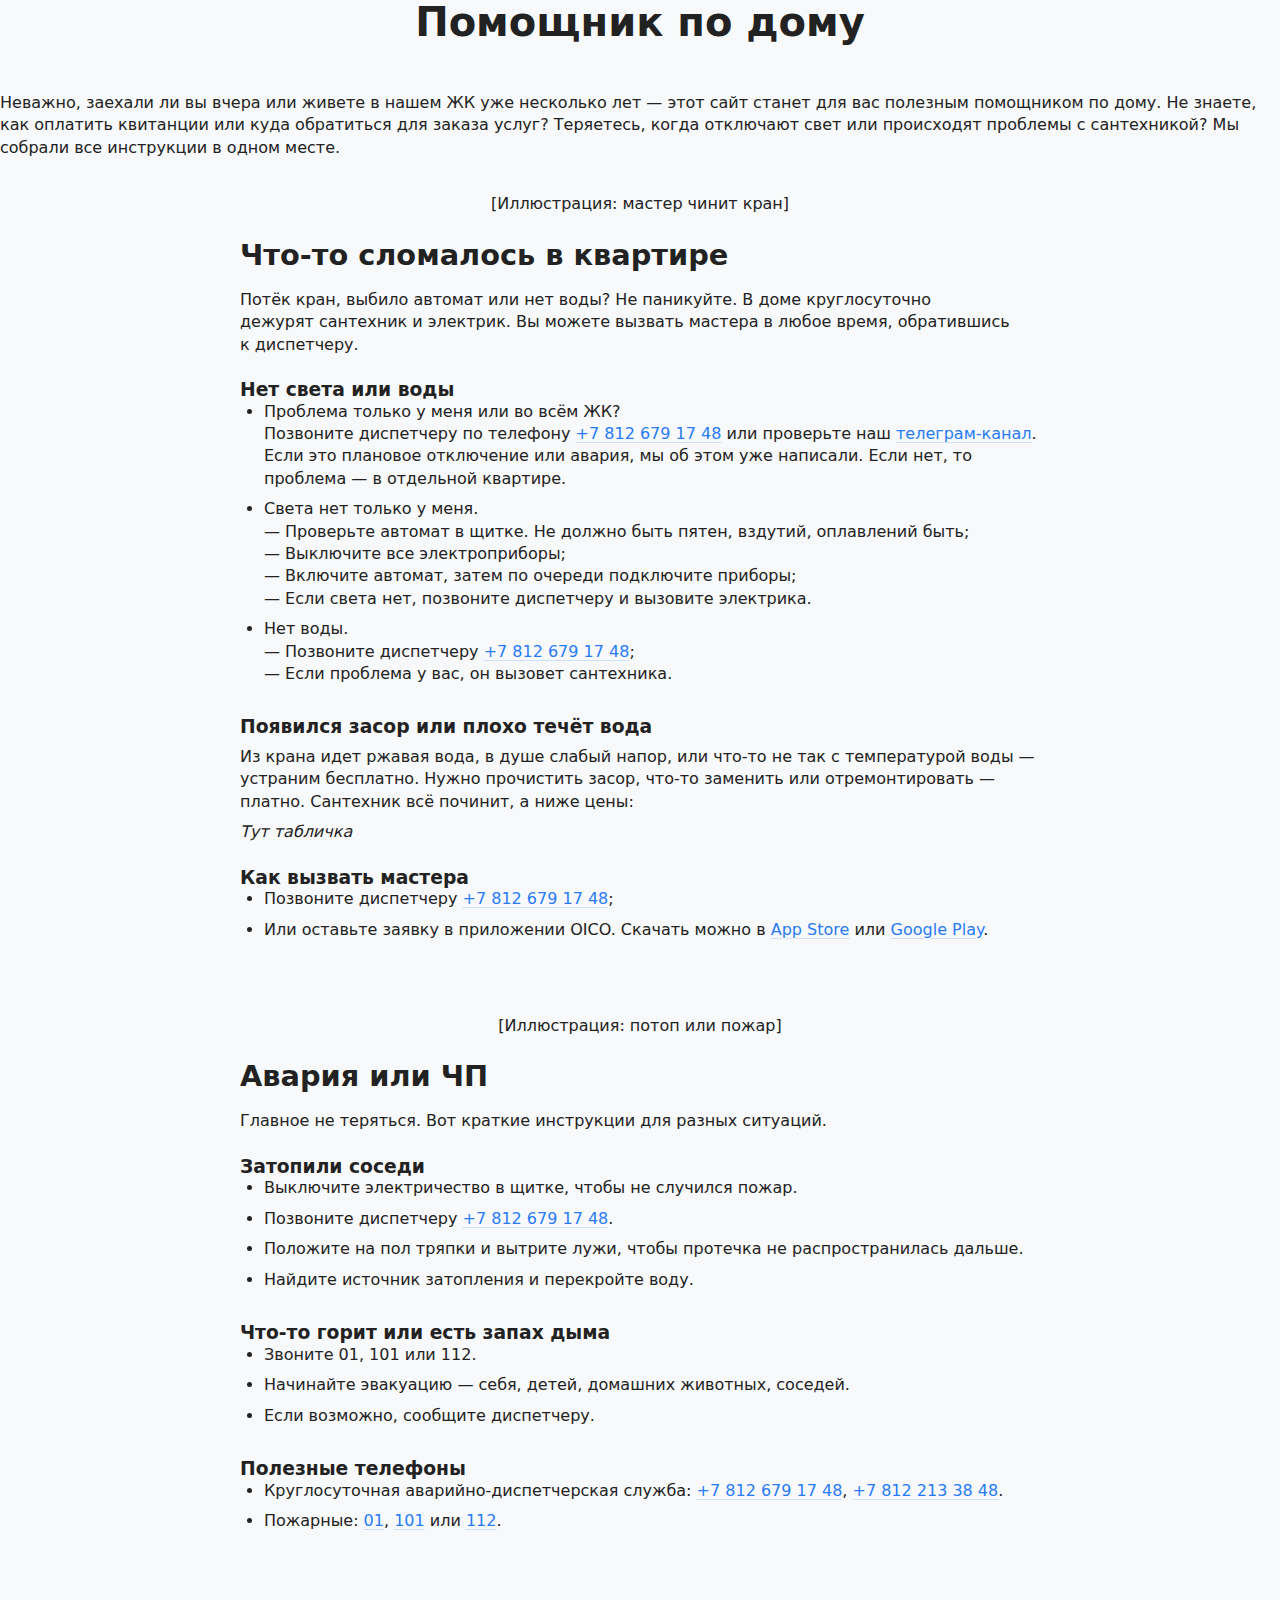
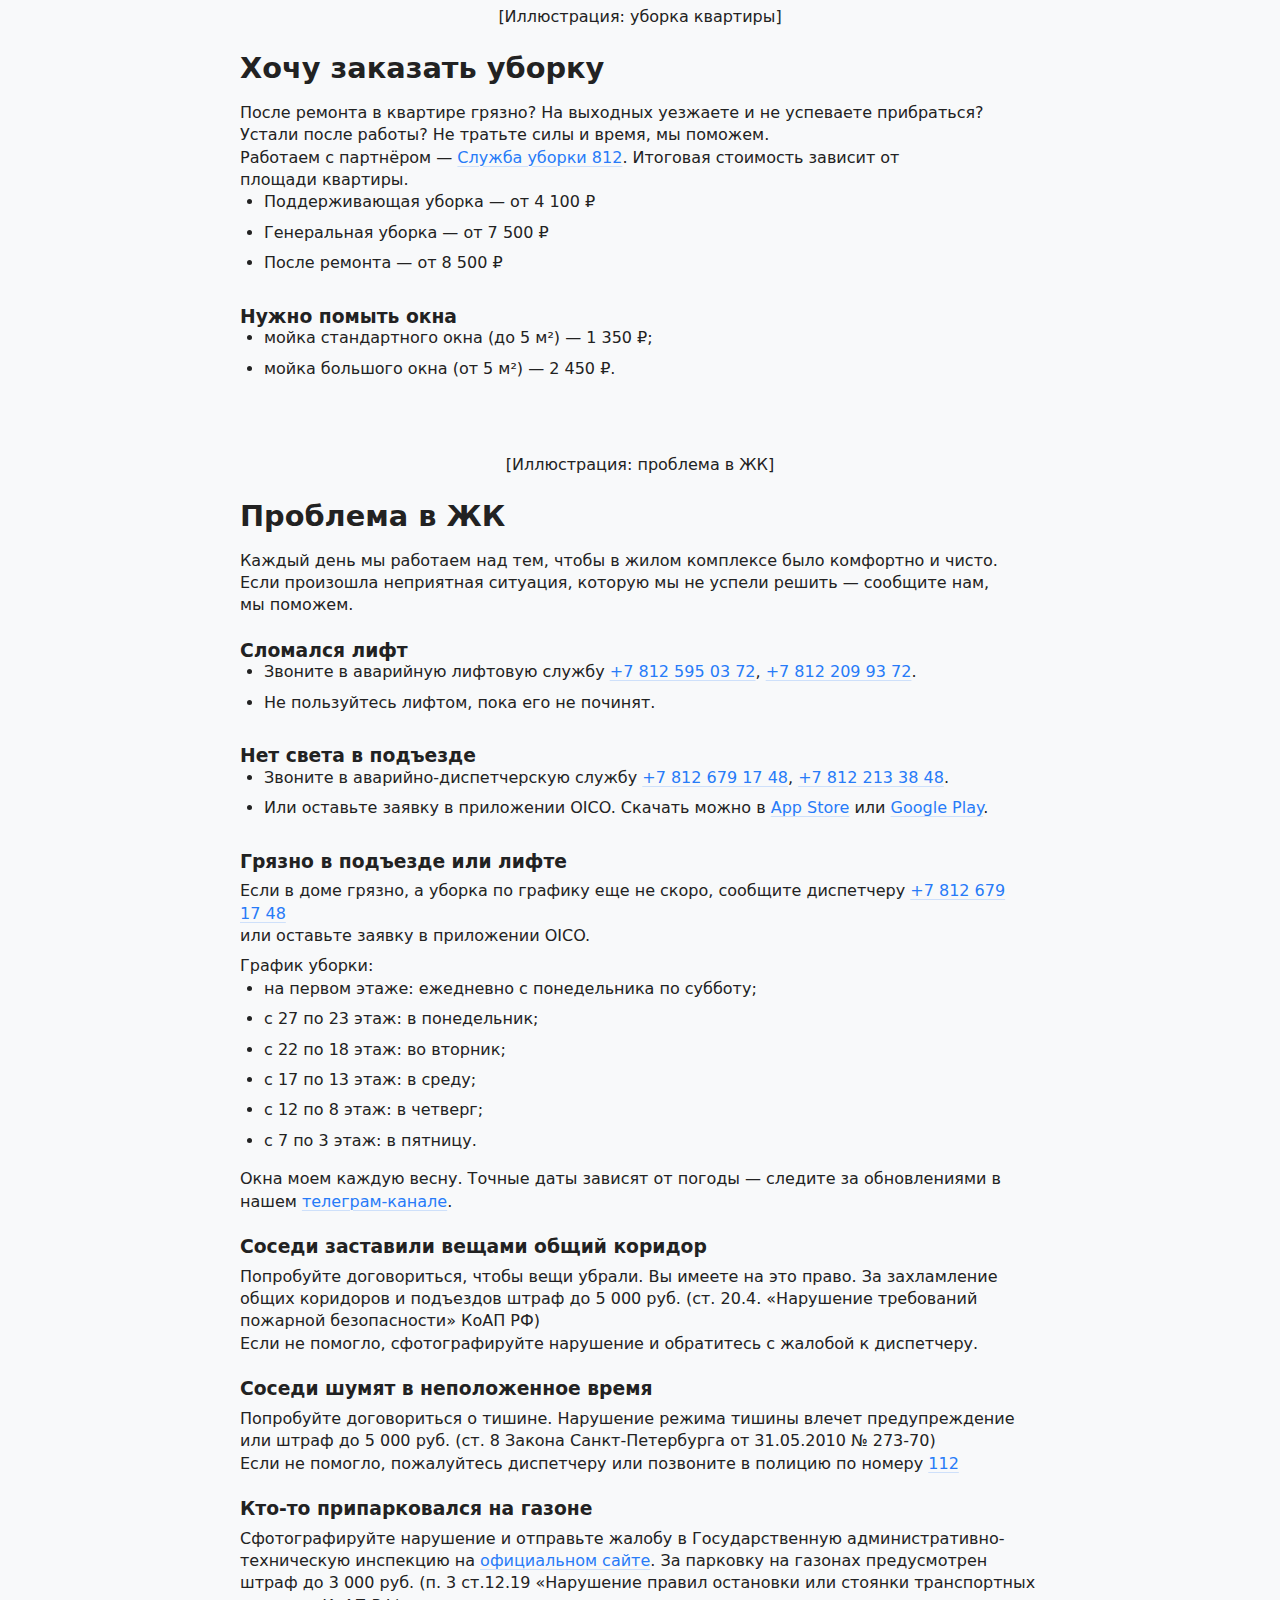
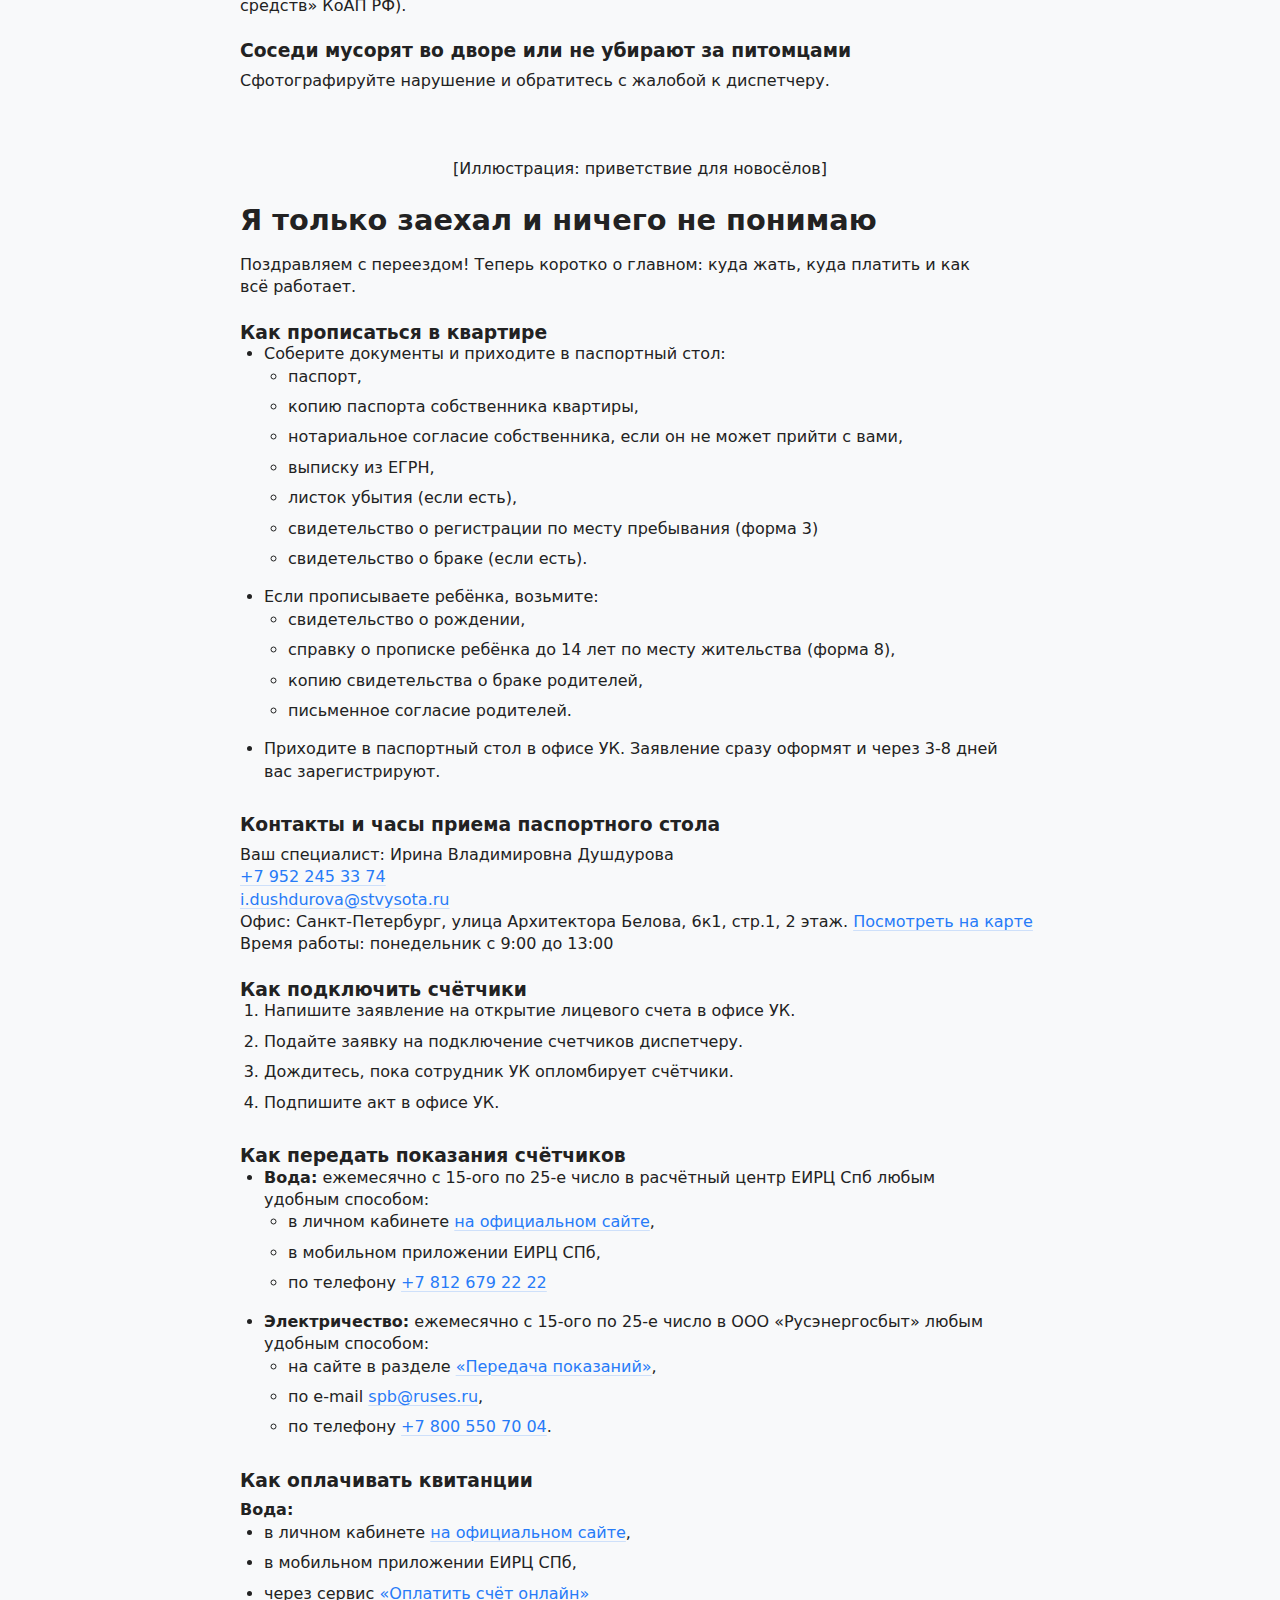
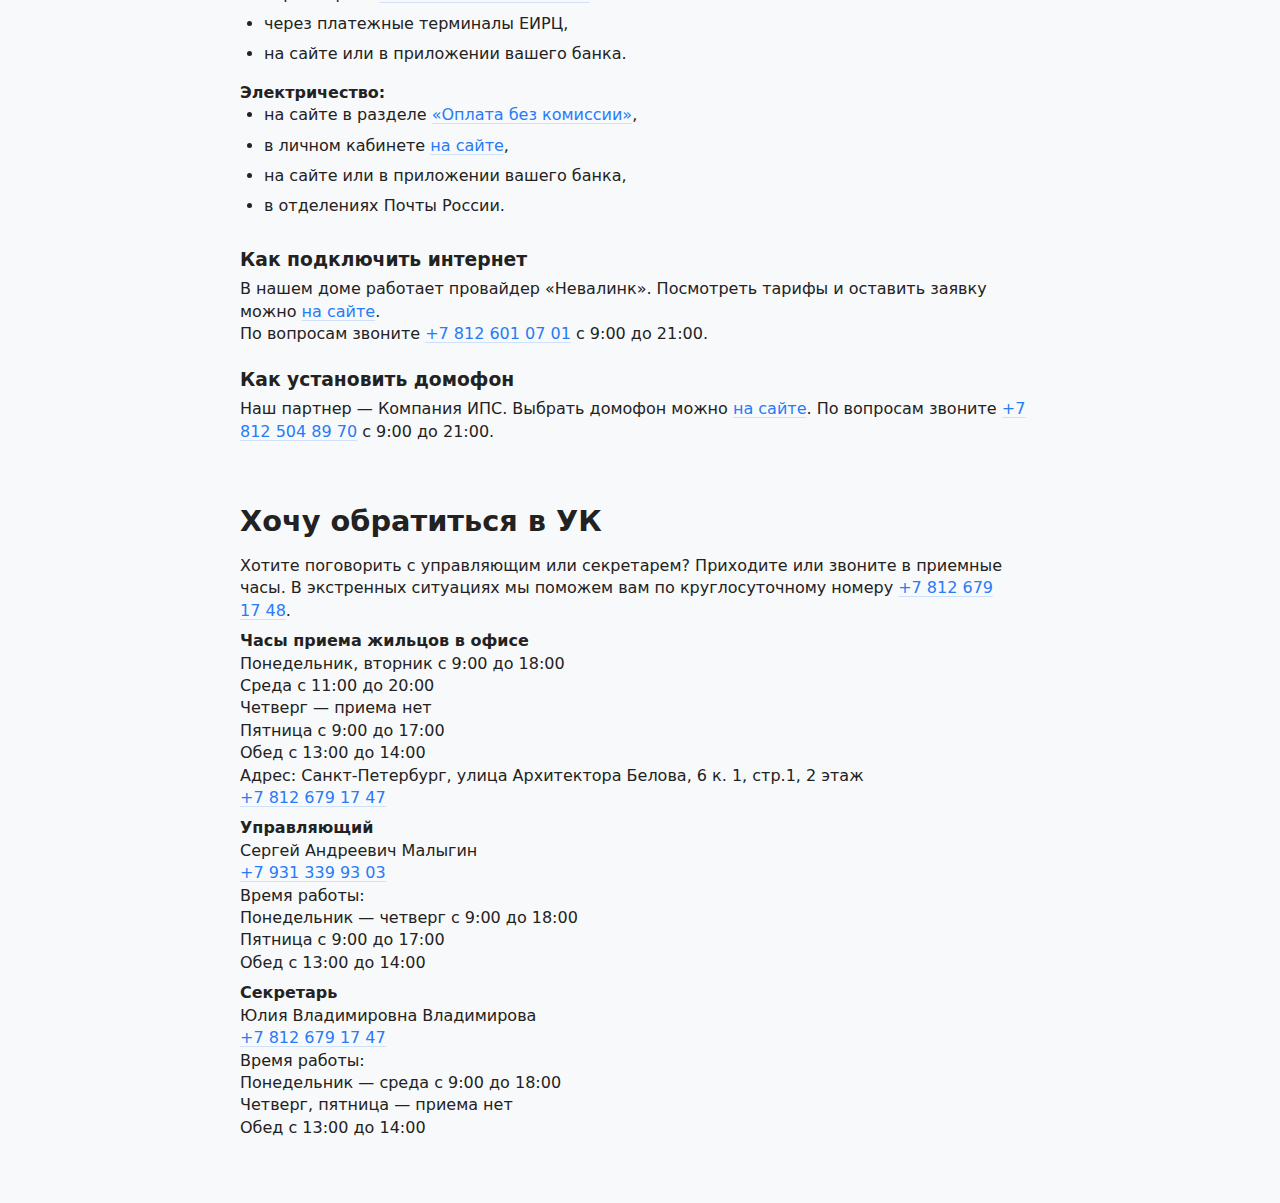
<file: index.html>
<!DOCTYPE html>
<html lang="ru">
<head>
  <meta charset="UTF-8">
  <meta name="viewport" content="width=device-width, initial-scale=1.0">
  <title>Помощник по дому</title>
  <link rel="stylesheet" type="text/css" href="static/style.css">
</head>
<body>
  <header>
    <h1>Помощник по дому</h1>
    <p>Неважно, заехали ли вы вчера или живете в нашем ЖК уже несколько лет — этот сайт станет для вас полезным помощником по дому. 
    Не знаете, как оплатить квитанции или куда обратиться для заказа услуг? Теряетесь, когда отключают свет или происходят проблемы с сантехникой? Мы собрали все инструкции в одном месте.
</p>
  </header>
  <main>
    <section>
      <div class="illustration">[Иллюстрация: мастер чинит кран]</div>
      <h2>Что-то сломалось в квартире</h2>
      <p>Потёк кран, выбило автомат или нет воды? Не паникуйте. В доме круглосуточно дежурят сантехник и электрик. Вы можете вызвать мастера в любое время, обратившись к диспетчеру. 
      </p>
      <h3>Нет света или воды</h3>
      <ul>
        <li>Проблема только у меня или во всём ЖК? <br>
          Позвоните диспетчеру по телефону <a href="tel:+78126791748">+7 812 679 17 48</a> или проверьте наш <a href="https://t.me/s/pargolovo6">телеграм-канал</a>. Если это плановое отключение или авария, мы об этом уже написали. Если нет, то проблема — в отдельной квартире.</li>
        <li>Света нет только у меня. <br> 
        — Проверьте автомат в щитке. Не должно быть пятен, вздутий, оплавлений быть; <br> 
        — Выключите все электроприборы; <br> 
        — Включите автомат, затем по очереди подключите приборы; <br> 
        — Если света нет, позвоните диспетчеру и вызовите электрика.</li>
        <li>Нет воды. <br> 
        — Позвоните диспетчеру <a href="tel:+78126791748">+7 812 679 17 48</a>; <br>
        — Если проблема у вас, он вызовет сантехника.</li>
      </ul>
      <h3>Появился засор или плохо течёт вода</h3>
      <p>Из крана идет ржавая вода, в душе слабый напор, или что-то не так с температурой воды — устраним бесплатно.
      Нужно прочистить засор, что-то заменить или отремонтировать — платно. Сантехник всё починит, а ниже цены:
      </p>
      <p><i>Тут табличка</i></p>
      <h3>Как вызвать мастера</h3>
      <ul>
        <li>Позвоните диспетчеру <a href="tel:+78126791748">+7 812 679 17 48</a>;</li>
        <li>Или оставьте заявку в приложении OICO. Скачать можно в <a href="https://apps.apple.com/ru/app/oico/id1460224618">App Store</a> или <a href="https://play.google.com/store/apps/details?id=ru.ds24.oico&hl=ru">Google Play</a>.</li>
      </ul>
    </section>

    <section>
      <div class="illustration">[Иллюстрация: потоп или пожар]</div>
      <h2>Авария или ЧП</h2>
      <p>Главное не теряться. Вот краткие инструкции для разных ситуаций.</p>
      <h3>Затопили соседи</h3>
      <ul>
        <li>Выключите электричество в щитке, чтобы не случился пожар.</li>
        <li>Позвоните диспетчеру <a href="tel:+78126791748">+7 812 679 17 48</a>.</li>
        <li>Положите на пол тряпки и вытрите лужи, чтобы протечка не распространилась дальше.</li>
        <li>Найдите источник затопления и перекройте воду.</li>
      </ul>
      <h3>Что-то горит или есть запах дыма</h3>
      <ul>
        <li>Звоните 01, 101 или 112.</li>
        <li>Начинайте эвакуацию — себя, детей, домашних животных, соседей.</li>
        <li>Если возможно, сообщите диспетчеру.</li>
      </ul>
      <h3>Полезные телефоны</h3>
      <ul>
        <li>Круглосуточная аварийно-диспетчерская служба: <a href="tel:+78126791748">+7 812 679 17 48</a>, <a href="tel:+78122133848">+7 812 213 38 48</a>.</li>
        <li>Пожарные: <a href="tel:01">01</a>, <a href="tel:101">101</a> или <a href="tel:112">112</a>.</li>
      </ul>
    </section>

    <section>
      <div class="illustration">[Иллюстрация: уборка квартиры]</div>
      <h2>Хочу заказать уборку</h2>
      <p>После ремонта в квартире грязно? На выходных уезжаете и не успеваете прибраться? Устали после работы?
      Не тратьте силы и время, мы поможем. <br>
      Работаем с партнёром — <a href="https://uborka-812.ru/">Служба уборки 812</a>. Итоговая стоимость зависит от площади квартиры.</p>
      <ul>
        <li>Поддерживающая уборка — от 4 100 ₽</li>
        <li>Генеральная уборка — от 7 500 ₽</li>
        <li>После ремонта — от 8 500 ₽</li>
      </ul>
      <h3>Нужно помыть окна</h3>
      <ul>
        <li>мойка стандартного окна (до 5 м²) — 1 350 ₽;</li>
        <li>мойка большого окна (от 5 м²) — 2 450 ₽.</li>
      </ul>
    </section>

    <section>
      <div class="illustration">[Иллюстрация: проблема в ЖК]
      </div>
      <h2>Проблема в ЖК</h2>
      <p>Каждый день мы работаем над тем, чтобы в жилом комплексе было комфортно и чисто. Если произошла неприятная ситуация, которую мы не успели решить — сообщите нам, мы поможем.</p>
      <h3>Сломался лифт</h3>
      <ul>
        <li>Звоните в аварийную лифтовую службу <a href="tel:+78125950372">+7 812 595 03 72</a>, <a href="tel:+78122099372">+7 812 209 93 72</a>.</li>
        <li>Не пользуйтесь лифтом, пока его не починят.</li>
      </ul>
      <h3>Нет света в подъезде</h3>
      <ul>
        <li>Звоните в аварийно-диспетчерскую службу <a href="tel:+78126791748">+7 812 679 17 48</a>, <a href="tel:+78122133848">+7 812 213 38 48</a>.</li>
        <li>Или оставьте заявку в приложении OICO. Скачать можно в <a href="https://apps.apple.com/ru/app/oico/id1460224618">App Store</a> или <a href="https://play.google.com/store/apps/details?id=ru.ds24.oico&hl=ru">Google Play</a>.</li>
      </ul>
      <h3>Грязно в подъезде или лифте</h3>
      <p>Если в доме грязно, а уборка по графику еще не скоро, сообщите диспетчеру <a href="tel:+78126791748">+7 812 679 17 48</a> <br> или оставьте заявку в приложении OICO.</p>
      <p>График уборки:</p>
      <ul>
        <li>на первом этаже: ежедневно с понедельника по субботу;</li>
        <li>с 27 по 23 этаж: в понедельник;</li>
        <li>с 22 по 18 этаж: во вторник;</li>
        <li>с 17 по 13 этаж: в среду;</li>
        <li>с 12 по 8 этаж: в четверг;</li>
        <li>с 7 по 3 этаж: в пятницу.</li>
      </ul>
      <p>Окна моем каждую весну. Точные даты зависят от погоды — следите за обновлениями в нашем <a href="https://t.me/s/pargolovo6">телеграм-канале</a>.</p>

      <h3>Cоседи заставили вещами общий коридор</h3>
      <p>Попробуйте договориться, чтобы вещи убрали. Вы имеете на это право. За захламление общих коридоров и подъездов штраф до 5 000 руб. (ст. 20.4. «Нарушение требований пожарной безопасности» КоАП РФ) <br>
      Если не помогло, сфотографируйте нарушение и обратитесь с жалобой к диспетчеру.</p>

      <h3>Соседи шумят в неположенное время</h3>
      <p>Попробуйте договориться о тишине. Нарушение режима тишины влечет предупреждение или штраф до 5 000 руб. (ст. 8 Закона Санкт-Петербурга от 31.05.2010 № 273-70) <br>
      Если не помогло, пожалуйтесь диспетчеру или позвоните в полицию по номеру <a href="tel:112">112</a></p>

      <h3>Кто-то припарковался на газоне</h3>
      <p>Сфотографируйте нарушение и отправьте жалобу в Государственную административно-техническую инспекцию
      на <a href="https://xc.gati-online.ru/ch/park_check.php">официальном сайте</a>. За парковку на газонах предусмотрен штраф до 3 000 руб. (п. 3 ст.12.19 «Нарушение правил остановки или стоянки транспортных средств» КоАП РФ).</p>

      <h3>Cоседи мусорят во дворе или не убирают за питомцами</h3>
      <p>Сфотографируйте нарушение и обратитесь с жалобой к диспетчеру.</p>
    </section>
      
    <section>
      <div class="illustration">[Иллюстрация: приветствие для новосёлов]</div>
      <h2>Я только заехал и ничего не понимаю</h2>
      <p>Поздравляем с переездом! Теперь коротко о главном: куда жать, куда платить и как всё работает.</p>
      <h3>Как прописаться в квартире</h3>
      <ul>
        <li>Соберите документы и приходите в паспортный стол:</li>
        <ul>
          <li>паспорт,</li>
          <li>копию паспорта собственника квартиры,</li>
          <li>нотариальное согласие собственника, если он не может прийти с вами,</li>
          <li>выписку из ЕГРН,</li>
          <li>листок убытия (если есть),</li>
          <li>свидетельство о регистрации по месту пребывания (форма 3)</li>
          <li>свидетельство о браке (если есть).</li>
        </ul>
        <li>Если прописываете ребёнка, возьмите:</li>
        <ul>
          <li>свидетельство о рождении,</li>
          <li>справку о прописке ребёнка до 14 лет по месту жительства (форма 8),</li>
          <li>копию свидетельства о браке родителей,</li>
          <li>письменное согласие родителей.</li>
        </ul>
        <li>Приходите в паспортный стол в офисе УК. Заявление сразу оформят и через 3-8 дней вас зарегистрируют.</li>
      </ul>

      <h3>Контакты и часы приема паспортного стола</h3>
      <p>Ваш специалист: Ирина Владимировна Душдурова <br>
        <a href="+79522453374">+7 952 245 33 74</a> <br>
        <a href="mailto:i.dushdurova@stvysota.ru">i.dushdurova@stvysota.ru</a> <br>
        Офис: Санкт-Петербург, улица Архитектора Белова, 6к1, стр.1, 2 этаж. <a href="https://yandex.ru/maps/-/CHCzMYnj">Посмотреть на карте</a> <br>
        Время работы: понедельник с 9:00 до 13:00</p>
      <h3>Как подключить счётчики</h3>
      <ol>
        <li>Напишите заявление на открытие лицевого счета в офисе УК.</li>
        <li>Подайте заявку на подключение счетчиков диспетчеру.</li>
        <li>Дождитесь, пока сотрудник УК опломбирует счётчики.</li>
        <li>Подпишите акт в офисе УК.</li>
      </ol>
      <h3>Как передать показания счётчиков</h3>
      <ul>
        <li><strong>Вода:</strong> ежемесячно с 15-ого по 25-е число в расчётный центр ЕИРЦ Спб любым удобным способом:</li>
        <ul>
          <li>в личном кабинете <a href="https://www.eirc.spb.ru">на официальном сайте</a>,</li>
          <li>в мобильном приложении ЕИРЦ СПб,</li>
          <li>по телефону <a href="tel:+78126792222">+7 812 679 22 22</a></li>
        </ul>
        <li><strong>Электричество:</strong> ежемесячно с 15-ого по 25-е число в ООО «Русэнергосбыт» любым удобным способом:</li>
        <ul>
          <li>на сайте в разделе <a href="https://ruses.ru/ru/payment/set_result/">«Передача показаний»</a>,</li>
          <li>по e-mail <a href="mailto:spb@ruses.ru">spb@ruses.ru</a>,</li>
          <li>по телефону <a href="tel:+78005507004">+7 800 550 70 04</a>.</li>
        </ul>
      </ul>

      <h3>Как оплачивать квитанции</h3>
      <p><strong>Вода:</strong></p>
        <ul>
          <li>в личном кабинете <a href="https://www.eirc.spb.ru">на официальном сайте</a>,</li>
          <li>в мобильном приложении ЕИРЦ СПб,</li>
          <li>через сервис <a href="https://eirc.spb.ru/customers/service-online/">«Оплатить счёт онлайн»</a></li>
          <li>через платежные терминалы ЕИРЦ,</li>
          <li>на сайте или в приложении вашего банка.</li>
        </ul>
        <p><strong>Электричество:</strong></p>
        <ul>
          <li>на сайте в разделе <a href="https://ruses.ru/ru/payment/online/">«Оплата без комиссии»</a>,</li>
          <li>в личном кабинете <a href="http://www.ruses.ru">на сайте</a>,</li>
          <li>на сайте или в приложении вашего банка,</li>
          <li>в отделениях Почты России.</li>
        </ul>

      <h3>Как подключить интернет</h3>
      <p>В нашем доме работает провайдер «Невалинк». Посмотреть тарифы и оставить заявку можно <a href="https://www.nevalink.net/">на сайте</a>. <br> По вопросам звоните <a href="tel:+78126010701">+7 812 601 07 01</a> с 9:00 до 21:00.</p>

      <h3>Как установить домофон</h3>
      <p>Наш партнер — Компания ИПС. Выбрать домофон можно <a href="http://ips-spb.ru/katalog/videodomofony.html">на сайте</a>. По вопросам звоните <a href="+78125048970">+7 812 504 89 70</a> с 9:00 до 21:00.</p>
    </section>

    <section>
      <h2>Хочу обратиться в УК</h2>
      <p>Хотите поговорить с управляющим или секретарем? Приходите или звоните в приемные часы. В экстренных ситуациях мы поможем вам по круглосуточному номеру <a href="tel:+78126791748">+7 812 679 17 48</a>.</p>
      <p><strong>Часы приема жильцов в офисе</strong><br>
      Понедельник, вторник с 9:00 до 18:00 <br>
      Среда с 11:00 до 20:00 <br>
      Четверг — приема нет <br>
      Пятница с 9:00 до 17:00 <br>
      Обед с 13:00 до 14:00 <br>
      Адрес: Санкт-Петербург, улица Архитектора Белова, 6 к. 1, стр.1, 2 этаж <br>
      <a href="tel:+78126791747">+7 812 679 17 47</a></p>

      <p><strong>Управляющий</strong> <br>
      Сергей Андреевич Малыгин <br>
      <a href="+79313399303">+7 931 339 93 03</a> <br>
      Время работы: <br>
      Понедельник — четверг с 9:00 до 18:00 <br>
      Пятница с 9:00 до 17:00 <br>
      Обед с 13:00 до 14:00 
      </p>

      <p><strong>Секретарь</strong> <br>
      Юлия Владимировна Владимирова <br>
      <a href="+78126791747">+7 812 679 17 47</a> <br>
      Время работы: <br>
      Понедельник — среда с 9:00 до 18:00 <br>
      Четверг, пятница — приема нет <br>
      Обед с 13:00 до 14:00 
      </p>
    </section>

  </main>
</body>
</html>
</file>
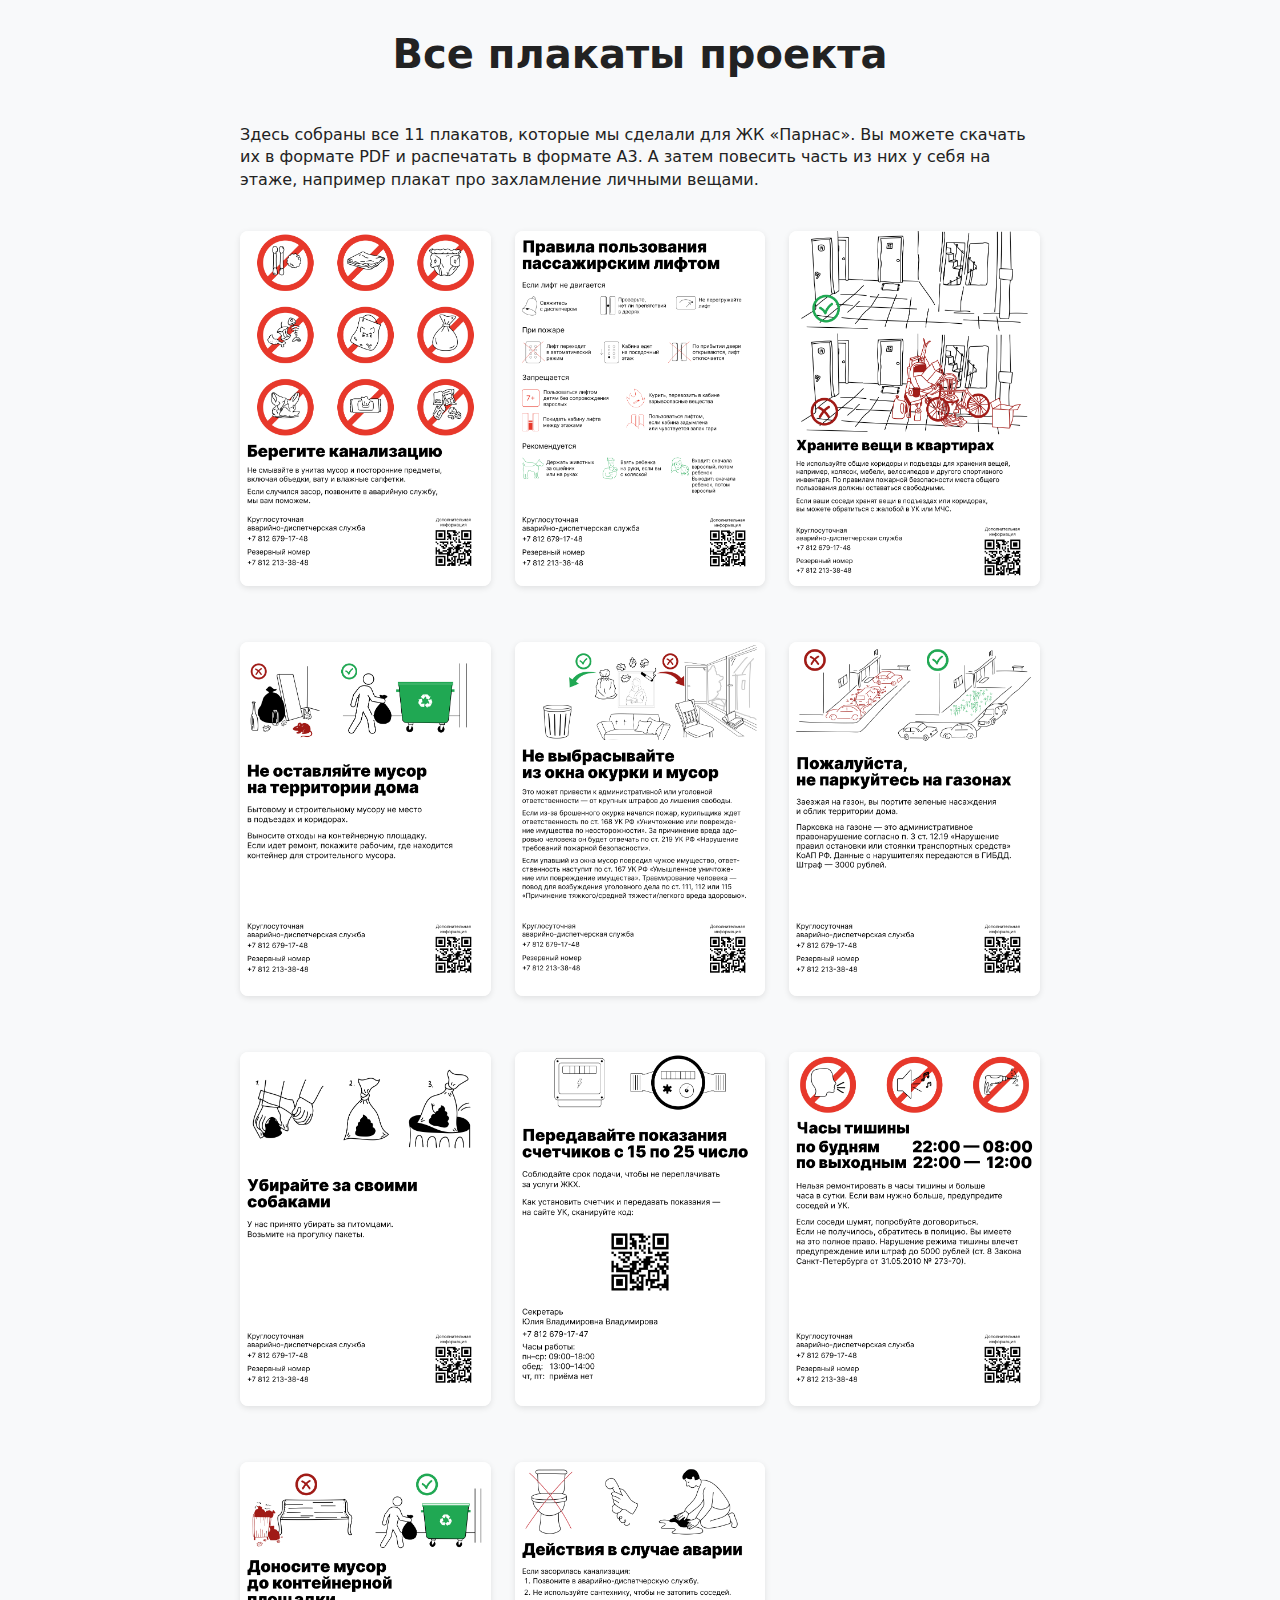
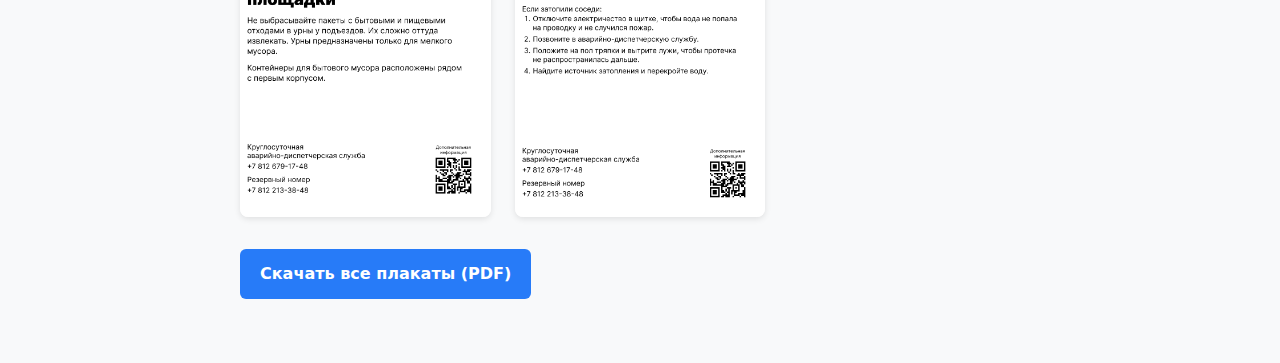
<file: banners.html>
<!DOCTYPE html>
<html lang="en">
<head>
	<meta charset="UTF-8">
	<meta name="viewport" content="width=device-width, initial-scale=1.0">
	<title>Плакаты для парадных</title>
	<link rel="stylesheet" type="text/css" href="static/style.css">
</head>
<body>
	<div class="container">
    	<h1>Все плакаты проекта</h1>
    	<p>Здесь собраны все 11 плакатов, которые мы сделали для ЖК «Парнас». Вы можете скачать их в формате PDF и распечатать в формате А3. А затем повесить часть из них у себя на этаже, например плакат про захламление личными вещами.</p>

    	<div class="poster-grid">
	      	<img src="static/img/банеры/Канализация.png" alt="Плакат 1" />
	      	<img src="static/img/банеры/Лифты.png" alt="Плакат 2" />
	      	<img src="static/img/банеры/Вещи.png" alt="Плакат 3" />
	      	<img src="static/img/банеры/МусорПодъезд.png" alt="Плакат 4" />
	      	<img src="static/img/банеры/МусорОкно.png" alt="Плакат 5" />
	      	<img src="static/img/банеры/Парковка.png" alt="Плакат 6" />
	      	<img src="static/img/банеры/Собаки.png" alt="Плакат 7" />
	      	<img src="static/img/банеры/Счетчики.png" alt="Плакат 8" />
	      	<img src="static/img/банеры/Тишина.png" alt="Плакат 9" />
	      	<img src="static/img/банеры/Урна.png" alt="Плакат 10" />
	      	<img src="static/img/банеры/ЧС.png" alt="Плакат 11" />
    	</div>

    	<a class="download-link" href="https://drive.google.com/drive/folders/1CzgXCxY19vw0_7PpfcDhF3rEcOwKC07I?usp=sharing" target="_blank">Скачать все плакаты (PDF)</a>
  	</div>
</body>
</html>
</file>
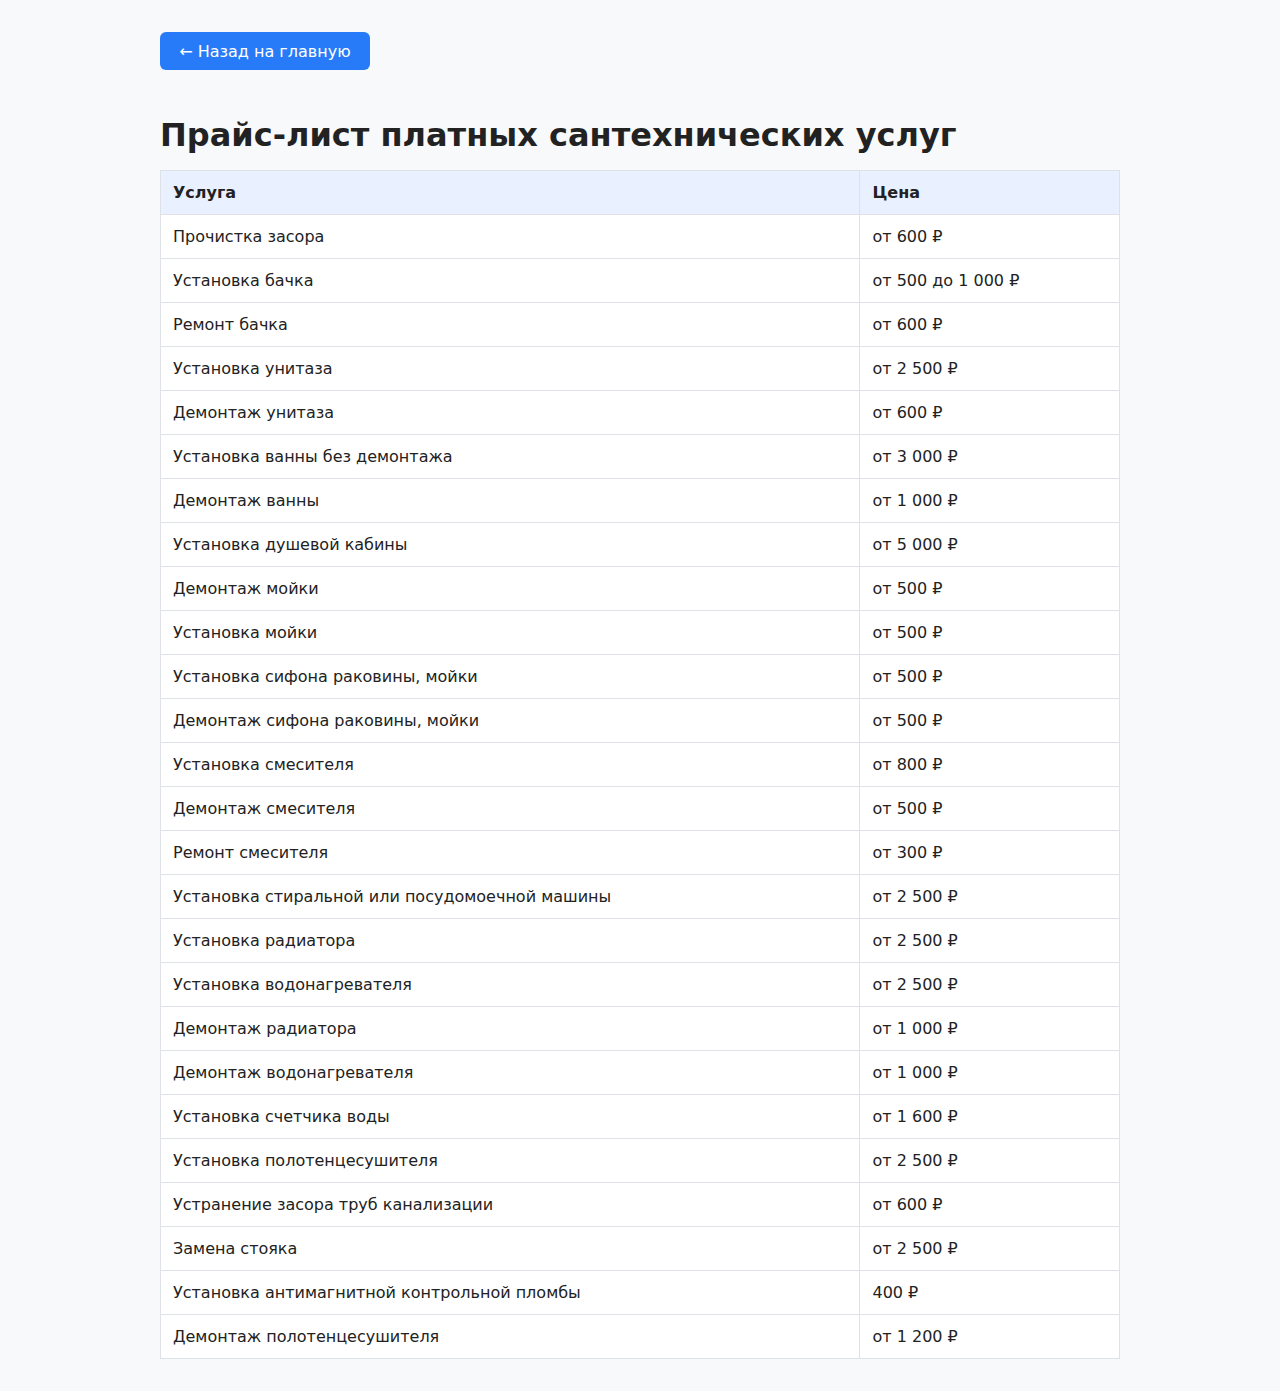
<file: price-list.html>
<!DOCTYPE html>
<html lang="ru">
<head>
  <meta charset="UTF-8">
  <meta name="viewport" content="width=device-width, initial-scale=1.0">
  <title>Прайс-лист услуг</title>
  <style>
    body {
      font-family: system-ui, sans-serif;
      margin: 0;
      padding: 0;
      background-color: #f8f9fa;
      color: #222;
    }
    main {
      max-width: 960px;
      margin: 2rem auto;
      padding: 0 1.5rem;
    }
    a.button {
      display: inline-block;
      background-color: #277BF8;
      color: white;
      padding: 0.6rem 1.2rem;
      text-decoration: none;
      border-radius: 6px;
      margin-bottom: 1.5rem;
    }
    h1 {
      font-size: 2rem;
      margin-bottom: 1rem;
    }
    table {
      width: 100%;
      border-collapse: collapse;
      background: white;
    }
    th, td {
      padding: 0.75rem;
      border: 1px solid #dee2e6;
      text-align: left;
    }
    th {
      background-color: #e9f0ff;
    }
    @media (max-width: 600px) {
      h1 {
        font-size: 1.5rem;
      }
      th, td {
        font-size: 0.9rem;
        padding: 0.5rem;
      }
    }
  </style>
</head>
<body>
  <main>
    <a href="index.html" class="button">← Назад на главную</a>
    <h1>Прайс-лист платных сантехнических услуг</h1>
    <table>
      <thead>
        <tr>
          <th>Услуга</th>
          <th>Цена</th>
        </tr>
      </thead>
      <tbody>
        <tr><td>Прочистка засора</td><td>от 600 ₽</td></tr>
        <tr><td>Установка бачка</td><td>от 500 до 1 000 ₽</td></tr>
        <tr><td>Ремонт бачка</td><td>от 600 ₽</td></tr>
        <tr><td>Установка унитаза</td><td>от 2 500 ₽</td></tr>
        <tr><td>Демонтаж унитаза</td><td>от 600 ₽</td></tr>
        <tr><td>Установка ванны без демонтажа</td><td>от 3 000 ₽</td></tr>
        <tr><td>Демонтаж ванны</td><td>от 1 000 ₽</td></tr>
        <tr><td>Установка душевой кабины</td><td>от 5 000 ₽</td></tr>
        <tr><td>Демонтаж мойки</td><td>от 500 ₽</td></tr>
        <tr><td>Установка мойки</td><td>от 500 ₽</td></tr>
        <tr><td>Установка сифона раковины, мойки</td><td>от 500 ₽</td></tr>
        <tr><td>Демонтаж сифона раковины, мойки</td><td>от 500 ₽</td></tr>
        <tr><td>Установка смесителя</td><td>от 800 ₽</td></tr>
        <tr><td>Демонтаж смесителя</td><td>от 500 ₽</td></tr>
        <tr><td>Ремонт смесителя</td><td>от 300 ₽</td></tr>
        <tr><td>Установка стиральной или посудомоечной машины</td><td>от 2 500 ₽</td></tr>
        <tr><td>Установка радиатора</td><td>от 2 500 ₽</td></tr>
        <tr><td>Установка водонагревателя</td><td>от 2 500 ₽</td></tr>
        <tr><td>Демонтаж радиатора</td><td>от 1 000 ₽</td></tr>
        <tr><td>Демонтаж водонагревателя</td><td>от 1 000 ₽</td></tr>
        <tr><td>Установка счетчика воды</td><td>от 1 600 ₽</td></tr>
        <tr><td>Установка полотенцесушителя</td><td>от 2 500 ₽</td></tr>
        <tr><td>Устранение засора труб канализации</td><td>от 600 ₽</td></tr>
        <tr><td>Замена стояка</td><td>от 2 500 ₽</td></tr>
        <tr><td>Установка антимагнитной контрольной пломбы</td><td>400 ₽</td></tr>
        <tr><td>Демонтаж полотенцесушителя</td><td>от 1 200 ₽</td></tr>
      </tbody>
    </table>
  </main>
</body>
</html>
</file>
<file: static/style.css>
body {
  font-family: system-ui, sans-serif;
  margin: 0;
  padding: 0;
  background-color: #f8f9fa;
  color: #222;
  line-height: 1.6;
}

h1 {
      margin: 0 auto;
      font-size: 2.5rem;
      max-width: 700px;
      line-height: 1.1em;
      margin-bottom: 3rem;
      text-align: center;
}

nav {
      margin-bottom: 3rem;
    }
    .nav-grid {
      display: flex;
      flex-wrap: wrap;
      gap: 0.5rem;
      padding: 0;
      margin: 0;
      list-style: none;
      padding-inline-start: 0px !important;
    }
    .nav-grid li {
      margin: 0;
    }
    .nav-grid a {
      display: inline-block;
      padding: 0.5rem 0.75rem;
      background-color: #e0e7ff;
      border-radius: 6px;
      text-decoration: none;
      color: #277BF8;
      font-size: 0.95rem;
      transition: background-color 0.2s;
      width: 150px;
      text-align: center;
    }
    .nav-grid a:hover {
      background-color: #d0ddff;
    }
    main {
      max-width: 800px;
      margin: 2rem auto;
      padding: 0 1.5rem;
    }
    section {
      margin-bottom: 4rem;
    }
    h2 {
      font-size: 1.8rem;
      margin-bottom: 1.2rem;
      line-height: 1em;
    }
    h3 {
      margin-bottom: 0.5rem;
      line-height: 1.1em;
      margin-top: 1.5rem;
    }
    p, ul {
      margin-top: 0;
      margin-bottom: 1rem;
    }
    p {
      margin-bottom: 0.5rem;
      line-height: 1.4em;
    }
    ul {
      padding-left: 0!important;
      padding-inline-start: 24px!important;
      margin-top: -0.5rem;
      margin-bottom: 0.5rem;
    }
    ol {
      margin-top: -0.5rem;
      padding-inline-start: 24px!important;
    }
    li {
      line-height: 1.4em;
      padding-bottom: 0.5rem;
    }
    a {
      color: #277BF8;
    }
    .phone {
      text-wrap: nowrap;
    }
    .appointment {
      margin-bottom: 2rem;
    }
    .working-hours {
      margin-top: 0.8rem;
    }
.illustration {
  display: flex;
  justify-content: center;
  align-items: center;
}

.illustration img {
  max-width: 100%;
  max-height: 300px;
  width: auto;
  height: auto;
  display: block;
}

@media (min-width: 768px) {
  .illustration img {
    max-width: 75%;
    max-height: 300px;
  }
}


    @media (max-width: 600px) {
      header h1 {
        font-size: 1.8rem;
      }
      header p {
        font-size: 1rem;
      }
      h2 {
        font-size: 1.5rem;
      }
    }
    @media (max-width: 768px) {
      .nav-grid {
        justify-content: center;
      }
    }

a, 
a u {
  text-decoration: underline;
  text-decoration-thickness: 1px; 
  text-underline-offset: .175em; 
  text-decoration-color: rgb(39 123 248 / 20%);
}

a:has(u) {
  text-decoration: none;
}

a:hover,
a:hover u {
  text-decoration-color: currentColor;
}

p, li {
  text-wrap: pretty;
}

.working-hours-table {
  border-collapse: collapse;
  table-layout: auto;
  font-size: 1rem;
  margin: 0.5rem 0 1rem 0;
}

.working-hours-table th {
  text-align: left;
  padding-bottom: 0.3rem;
  font-size: 1rem;
}

.working-hours-table td {
  padding: 0.1rem 2rem 0.1rem 0;
  vertical-align: top;
  white-space: nowrap;
}

.container {
  max-width: 800px;
  margin: 2rem auto;
  padding: 0 1.5rem;
}

.poster-grid {
  display: grid;
  grid-template-columns: repeat(auto-fit, minmax(250px, 1fr));
  gap: 1.5rem;
}

    .poster-grid img {
      width: 100%;
      border-radius: 8px;
      box-shadow: 0 2px 6px rgba(0, 0, 0, 0.1);
      background-color: #fff;
      margin-top: 2rem;
    }

    .download-link {
      display: inline-block;
      margin: 2rem auto;
      padding: 0.75rem 1.25rem;
      background-color: #277BF8;
      color: white;
      text-decoration: none;
      border-radius: 6px;
      font-weight: 600;
      transition: background-color 0.2s;
    }

    .download-link:hover {
      background-color: #1e63c9;
    }
</file>
